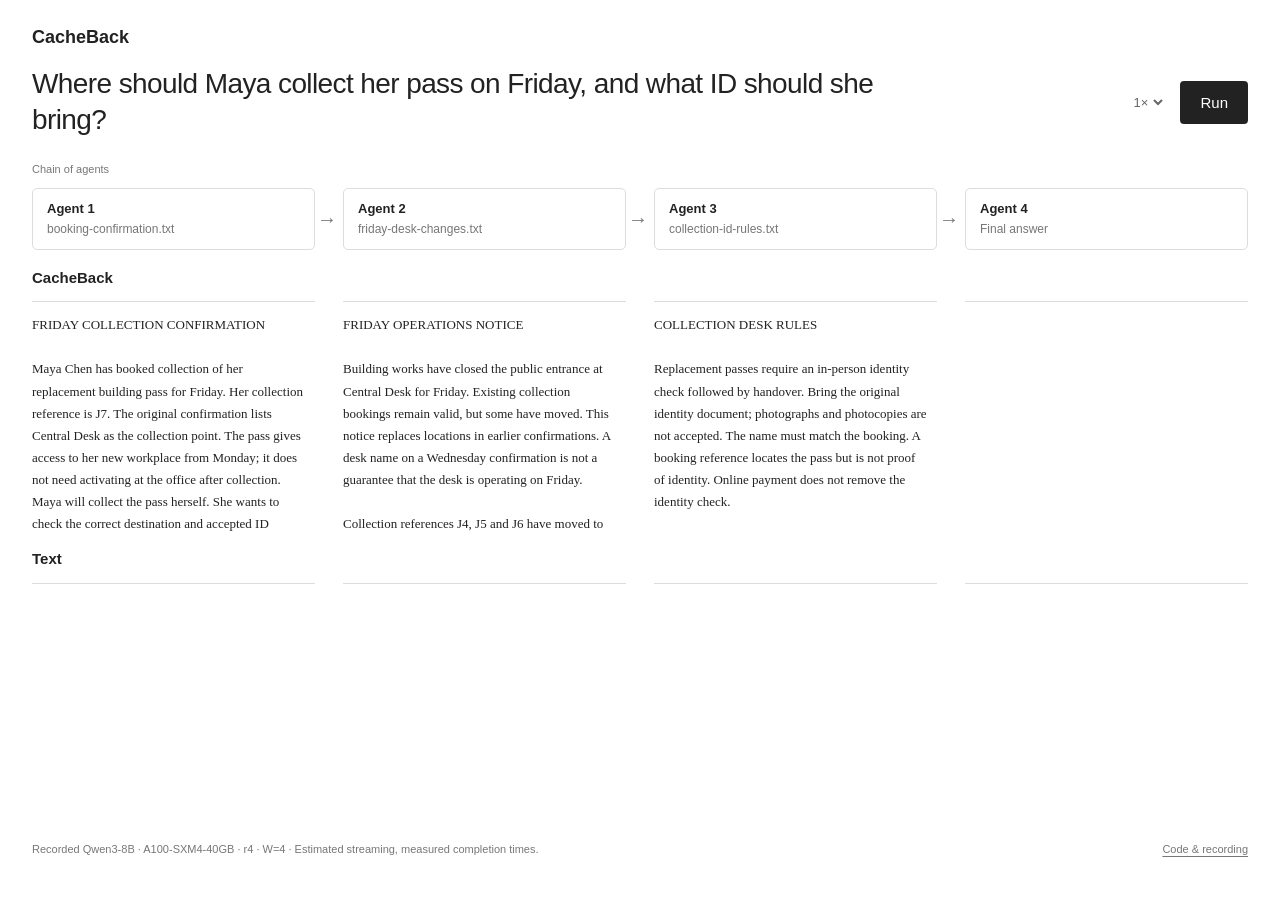
<file: demo/index.html>
<!doctype html>
<html lang="en">
<head>
  <meta charset="utf-8">
  <meta name="viewport" content="width=device-width, initial-scale=1">
  <meta name="color-scheme" content="light">
  <title>CacheBack | Booking relay</title>
  <style>
    * { box-sizing:border-box; }
    body { margin:0; background:#fff; color:#222; font:15px/1.55 -apple-system,BlinkMacSystemFont,"Segoe UI",sans-serif; }
    main { width:min(1320px,calc(100% - 64px)); margin:24px auto; }
    header { font-size:18px; font-weight:650; }
    .question { display:flex; align-items:center; justify-content:space-between; gap:24px; margin:14px 0 22px; }
    h1 { max-width:880px; margin:0; font-size:clamp(23px,3vw,28px); font-weight:500; letter-spacing:-.6px; line-height:1.3; }
    h2 { margin:0; font-size:15px; font-weight:600; }
    button,a { -webkit-tap-highlight-color:transparent; }
    button { font:inherit; cursor:pointer; border:0; border-radius:4px; background:#222; color:#fff; padding:10px 20px; white-space:nowrap; }
    button:disabled { cursor:default; opacity:.5; }
    .controls { display:flex; align-items:center; gap:14px; }
    #speed { font:inherit; font-size:13px; color:#666; border:0; background:transparent; padding:8px 2px; cursor:pointer; }
    #clear { background:none; color:#777; padding:8px 0; font-size:13px; }
    :focus-visible { outline:2px solid #222; outline-offset:5px; }
    .topology,.row { display:grid; grid-template-columns:repeat(4,minmax(0,1fr)); gap:28px; }
    .topology { margin:0 0 16px; padding:0; list-style:none; }
    .flow-label { margin:0 0 10px; color:#777; font-size:11px; }
    .topology li { position:relative; padding:10px 14px; border:1px solid #ddd; border-radius:5px; font-size:13px; }
    .topology li:not(:last-child)::after { content:"→"; position:absolute; right:-23px; top:50%; transform:translateY(-50%); font-size:20px; color:#777; }
    .topology strong { display:block; }
    .topology span { color:#777; font-size:12px; }
    .method { margin-top:16px; }
    .method-heading { display:flex; align-items:baseline; gap:14px; margin-bottom:12px; }
    .time { font-size:13px; color:#666; font-variant-numeric:tabular-nums; }
    .chunk { border-top:1px solid #ddd; padding:12px 10px 0 0; height:230px; overflow:auto; scrollbar-width:thin; white-space:pre-wrap; font-size:12px; line-height:1.7; overflow-wrap:anywhere; }
    .chunk::before { display:none; content:attr(data-agent); font:600 12px/1.5 -apple-system,BlinkMacSystemFont,"Segoe UI",sans-serif; white-space:normal; margin-bottom:12px; }
    .source { font-family:Georgia,"Times New Roman",serif; font-size:13px; }
    .answer { font-size:13px; }
    .answer-check { margin:14px 0 0; font-size:12px; font-weight:600; }
    strong { font-weight:600; }
    mark { color:inherit; background:linear-gradient(#bde8e3,#bde8e3) left/100% 100% no-repeat; box-decoration-break:clone; -webkit-box-decoration-break:clone; }
    .revealing mark { animation:highlight .18s ease-out both; }
    @keyframes highlight { from { background-size:0% 100%; } to { background-size:100% 100%; } }
    footer { display:flex; justify-content:space-between; gap:20px; margin-top:28px; font-size:11px; color:#777; }
    footer p { margin:0; }
    a { color:inherit; text-underline-offset:3px; }
    #error { color:#8e2b1d; }
    .sr-only { position:absolute; width:1px; height:1px; padding:0; margin:-1px; overflow:hidden; clip:rect(0,0,0,0); white-space:nowrap; border:0; }
    @media(max-width:800px) {
      main { width:calc(100% - 32px); margin:24px auto; }
      .question { align-items:flex-start; flex-direction:column; gap:18px; margin:24px 0; }
      .topology { display:none; }
      .row { grid-template-columns:repeat(2,minmax(0,1fr)); gap:24px; }
      .chunk::before { display:block; }
      .chunk { height:260px; }
      footer { flex-direction:column; gap:8px; }
    }
    @media(max-width:520px) { .row { grid-template-columns:1fr; } }
    @media(prefers-reduced-motion:reduce) { .revealing mark { animation:none; } }
  </style>
</head>
<body>
  <main>
    <header>CacheBack</header>
    <section class="question" aria-label="Recorded question">
      <h1 id="question">Where should Maya collect her pass on Friday, and what ID should she bring?</h1>
      <div class="controls">
        <select id="speed" aria-label="Playback speed" disabled>
          <option value="1">1×</option>
          <option value="2">2×</option>
          <option value="4">4×</option>
        </select>
        <button id="clear" type="button" hidden>Clear</button>
        <button id="play" type="button" disabled>Run</button>
      </div>
    </section>
    <p id="error" role="alert" hidden></p>
    <div class="flow" aria-label="Four-agent relay">
      <p class="flow-label">Chain of agents</p>
      <ol class="topology" aria-label="Agent topology">
        <li><strong>Agent 1</strong><span>booking-confirmation.txt</span></li>
        <li><strong>Agent 2</strong><span>friday-desk-changes.txt</span></li>
        <li><strong>Agent 3</strong><span>collection-id-rules.txt</span></li>
        <li><strong>Agent 4</strong><span>Final answer</span></li>
      </ol>
      <section class="method" aria-labelledby="rclc-title">
        <div class="method-heading"><h2 id="rclc-title">CacheBack</h2><span class="time" id="rclc-time"></span></div>
        <div class="row" id="rclc-row"></div>
      </section>
      <section class="method" aria-labelledby="text-title">
        <div class="method-heading"><h2 id="text-title">Text</h2><span class="time" id="text-time"></span></div>
        <div class="row" id="text-row"></div>
      </section>
    </div>
    <p class="sr-only" id="status" role="status" aria-live="polite"></p>
    <footer>
      <p><span id="run-info">Recorded replay</span> · <span id="timing-note">Estimated streaming, measured completion times.</span></p>
      <a href="https://github.com/agentcacheback/cacheback/tree/main/demo">Code &amp; recording</a>
    </footer>
  </main>
  <script>
    const $ = id => document.getElementById(id);
    const host = window.frameElement;
    if (host) {
      const main = document.querySelector("main");
      new ResizeObserver(() => {
        const bottomMargin = parseFloat(getComputedStyle(main).marginBottom);
        host.style.height = `${Math.ceil(main.offsetTop + main.offsetHeight + bottomMargin) + 1}px`;
      }).observe(main);
    }
    let trace, playing = false, frame;
    const phases = {rclc:0, text:0};
    const reviewedAnswer = 'Maya should collect her pass at **Harbour Hub** on Friday, and she should bring a **passport** as her ID.\n\n**Evidence:**\n- "Reference J7 has moved to Harbour Hub."\n- "Harbour Hub requires a passport for replacement building pass collections."';

    function element(tag, text) {
      const node = document.createElement(tag);
      if (text !== undefined) node.textContent = text;
      return node;
    }

    function segments(source, indices) {
      const chars = Array.from(source.text), mask = Array(chars.length).fill(false);
      for (const index of indices) {
        const [start, end] = source.offsets[index];
        for (let i = start; i < end; i++) mask[i] = true;
      }
      const result = [];
      for (let start = 0; start < chars.length;) {
        let end = start + 1;
        while (end < chars.length && mask[end] === mask[start]) end++;
        result.push({text:chars.slice(start, end).join(""), selected:mask[start]});
        start = end;
      }
      return result;
    }

    function prose(container, text, fraction = 1) {
      const parts = text.split(/(\*\*[^*\n]+\*\*)/g).map(part => {
        const bold = part.startsWith("**") && part.endsWith("**");
        return {bold, chars:Array.from(bold ? part.slice(2, -2) : part)};
      });
      let remaining = Math.floor(parts.reduce((n, part) => n + part.chars.length, 0) * fraction);
      if (container.dataset.characters === String(remaining)) return;
      container.dataset.characters = String(remaining); container.replaceChildren();
      for (const part of parts) {
        const chars = part.chars.slice(0, remaining); remaining -= chars.length;
        if (chars.length) container.append(element(part.bold ? "strong" : "span", chars.join("")));
      }
    }

    function render(method) {
      const phase = phases[method], recorded = trace.cases[0], selected = trace.sources.map(() => []);
      if (method === "rclc" && phase) for (const [source, token] of recorded.rclc.hops[Math.min(phase,3) - 1].origins) selected[source].push(token);
      const row = $(`${method}-row`), scroll = [...row.children].map(node => node.scrollTop);
      row.replaceChildren();
      trace.sources.forEach((source, i) => {
        const chunk = element("div"); chunk.className = "chunk";
        const name = document.querySelectorAll(".topology li span")[i].textContent;
        chunk.dataset.agent = `Agent ${i + 1} · ${name}`;
        chunk.tabIndex = 0; chunk.setAttribute("aria-label", `${method === "rclc" ? "Source document" : "Text handoff"} ${i + 1}: ${name}`);
        if (method === "rclc") {
          chunk.classList.add("source");
          chunk.classList.toggle("revealing", playing && phase === i + 1);
          for (const piece of segments(source, selected[i])) chunk.append(element(piece.selected ? "mark" : "span", piece.text));
        } else if (phase > i) {
          const message = recorded.text.hops[i].message;
          prose(chunk, message.text || "(empty handoff)");
          if (message.stop === "limit") chunk.append(element("p", "Handoff reached its token limit."));
        }
        row.append(chunk);
        chunk.scrollTop = method === "text" && phase === i + 1 ? chunk.scrollHeight : scroll[i] || 0;
      });
      const answer = element("div"); answer.className = "chunk answer";
      answer.dataset.agent = "Agent 4 · Final answer";
      answer.tabIndex = 0; answer.setAttribute("aria-label", `${method === "rclc" ? "CacheBack" : "Text"} final answer`);
      if (phase === 4) {
        prose(answer, recorded[method].answer.text || "(empty answer)");
        if (recorded[method].answer.stop === "limit") answer.append(element("p", "Answer reached its token limit."));
        if (method === "rclc" && recorded.question === "Where should Maya collect her pass on Friday, and what ID should she bring?" && recorded.rclc.answer.text === reviewedAnswer) {
          const check = element("p", "✓ Harbour Hub · Passport");
          check.className = "answer-check"; answer.append(check);
        }
      }
      row.append(answer); answer.scrollTop = phase === 4 ? answer.scrollHeight : scroll[3] || 0;
      $(`${method}-time`).textContent = phase === 4 ? `${recorded[method].seconds.toFixed(2)} s` : "";
      $("status").textContent = `${method === "rclc" ? "CacheBack" : "Text"}: ${phase === 4 ? "final answer received." : `${phase} of 3 handoffs received.`}`;
    }

    function play() {
      if (playing || !trace) return;
      playing = true; $("play").disabled = $("speed").disabled = true;
      $("clear").hidden = false;
      const speed = Number($("speed").value), deadlines = {};
      for (const method of ["rclc", "text"]) {
        const run = trace.cases[0][method];
        let elapsed = 0;
        deadlines[method] = [...run.hops.map(hop => elapsed += hop.seconds * 1000), run.seconds * 1000];
        phases[method] = 0; render(method);
      }
      let start;
      function advance(now) {
        start ??= now;
        const elapsed = (now - start) * speed;
        for (const method of ["rclc", "text"]) {
          const phase = deadlines[method].filter(ms => elapsed >= ms).length;
          if (phase !== phases[method]) { phases[method] = phase; render(method); }
          if (phase < 4) {
            $(`${method}-time`).textContent = `${(elapsed / 1000).toFixed(2)} s`;
            if (method === "text" || phase === 3) {
              const begin = phase ? deadlines[method][phase - 1] : 0;
              const message = phase === 3 ? trace.cases[0][method].answer : trace.cases[0].text.hops[phase].message;
              const chunk = $(`${method}-row`).children[phase];
              prose(chunk, message.text, (elapsed - begin) / (deadlines[method][phase] - begin));
              chunk.scrollTop = chunk.scrollHeight;
            }
          }
        }
        if (phases.rclc < 4 || phases.text < 4) frame = requestAnimationFrame(advance);
        else {
          playing = false; $("play").disabled = $("speed").disabled = false;
          $("play").textContent = "Replay";
        }
      }
      frame = requestAnimationFrame(advance);
    }
    $("play").addEventListener("click", play);
    $("clear").addEventListener("click", () => {
      cancelAnimationFrame(frame); playing = false;
      for (const method of ["rclc", "text"]) {
        phases[method] = 0; render(method);
        for (const chunk of $(`${method}-row`).children) chunk.scrollTop = 0;
      }
      $("play").disabled = $("speed").disabled = false;
      $("play").textContent = "Run"; $("clear").hidden = true;
      $("play").focus();
    });
    $("speed").addEventListener("change", () => {
      $("timing-note").textContent = `${$("speed").value === "1" ? "" : `Playback ${$("speed").value}×. `}Estimated streaming, measured completion times.`;
    });

    async function load() {
      try {
        const response = await fetch("trace-w4.json");
        if (!response.ok) throw new Error(`Recording unavailable (${response.status}).`);
        trace = await response.json();
        if (trace.schema !== 2 || trace.span_size !== 4 || trace.sources.length !== 3 || !trace.cases.length) throw new Error("Expected a W=4 three-handoff recording.");
        $("question").textContent = trace.cases[0].question;
        const hardware = trace.run.device.startsWith("cuda") ? trace.run.gpu.replace("NVIDIA ", "") : "CPU";
        $("run-info").textContent = `Recorded ${trace.run.model.split("/").pop()} · ${hardware} · r${trace.ratio} · W=4${trace.complete === false ? " · Partial recording" : ""}`;
        render("rclc"); render("text"); $("play").disabled = $("speed").disabled = false;
      } catch (error) {
        $("error").hidden = false;
        $("error").textContent = `${error.message} Serve this folder with python -m http.server.`;
      }
    }
    load();
  </script>
</body>
</html>
</file>
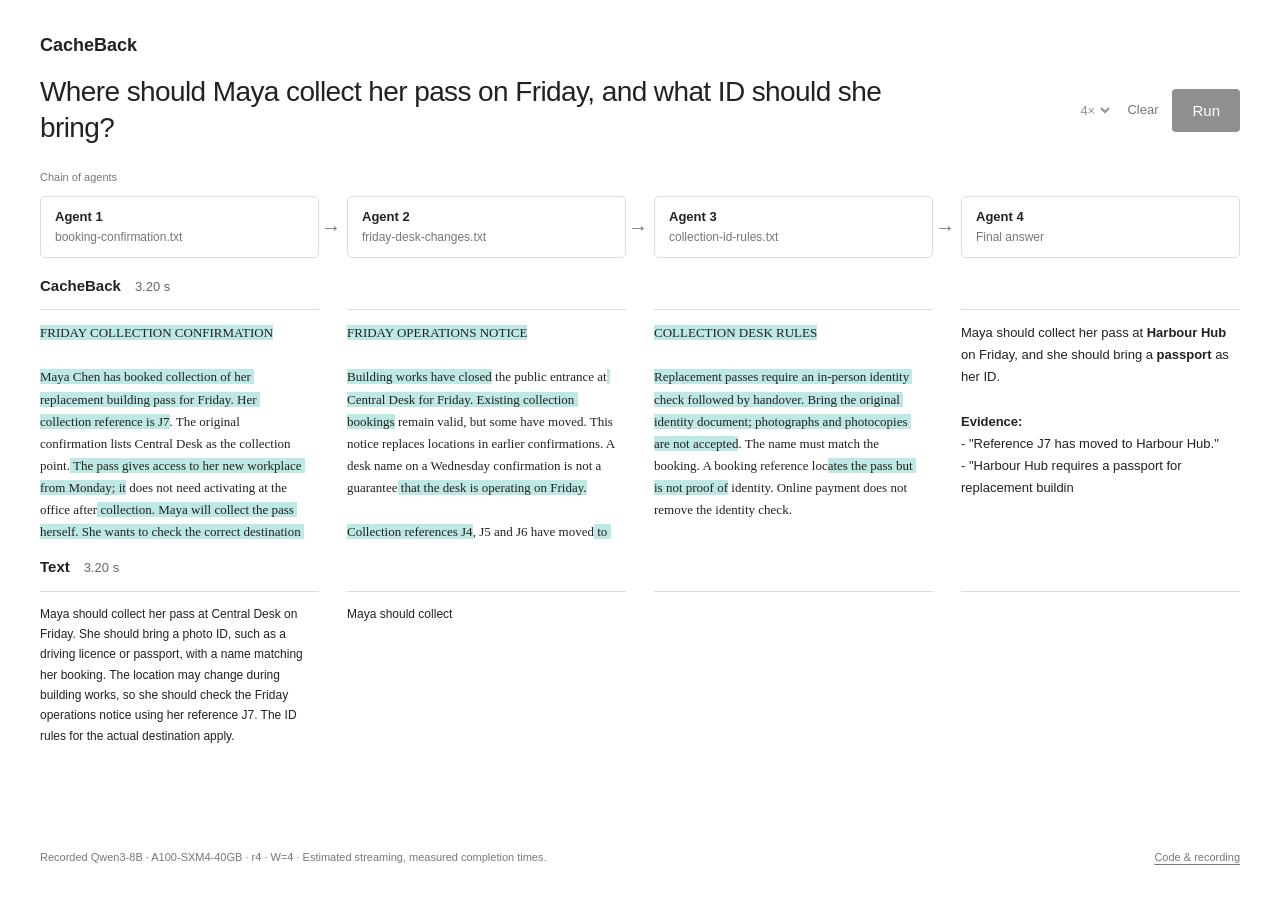
<file: tests/demo.html>
<!doctype html>
<html lang="en">
<meta charset="utf-8">
<title>Demo replay check</title>
<p id="result" hidden></p>
<iframe title="Demo under test" style="width:100%;height:900px;border:0"></iframe>
<script type="module">
  const frame = document.querySelector("iframe"), result = document.querySelector("#result");
  const assert = (value, message) => { if (!value) throw new Error(message); };
  const plain = text => text.replace(/\*\*([^*\n]+)\*\*/g, "$1");
  try {
    await new Promise(resolve => { frame.onload = resolve; frame.src = "../demo/index.html"; });
    const win = frame.contentWindow, doc = frame.contentDocument;
    const play = doc.querySelector("#play"), speed = doc.querySelector("#speed"), clear = doc.querySelector("#clear");
    await new Promise((resolve, reject) => {
      const timeout = setTimeout(() => { observer.disconnect(); reject(new Error("Demo did not load")); }, 5000);
      const observer = new MutationObserver(() => {
        if (!play.disabled) { clearTimeout(timeout); observer.disconnect(); resolve(); }
      });
      observer.observe(play, {attributes:true});
      if (!play.disabled) { clearTimeout(timeout); observer.disconnect(); resolve(); }
    });
    const trace = await (await fetch("../demo/trace-w4.json")).json(), recorded = trace.cases[0];
    const style = doc.createElement("style");
    style.textContent = ".chunk:not(.source) {height:48px}"; doc.head.append(style);
    let next;
    win.requestAnimationFrame = callback => { next = callback; return 1; };
    win.cancelAnimationFrame = () => { next = null; };
    Object.defineProperty(win.performance, "now", {value:() => 10000});
    assert(doc.querySelectorAll("button").length === 2 && [...speed.options].map(option => option.value).join() === "1,2,4", "Only playback, clear and speed controls");
    assert(speed.value === "1", "Recorded speed is the default");
    assert(doc.querySelectorAll(".topology li").length === 4, "Four-agent topology");
    for (const rate of [1, 2, 4, 1]) {
      speed.value = String(rate); speed.dispatchEvent(new win.Event("change"));
      const ends = {};
      for (const method of ["rclc", "text"]) {
        let sum = 0;
        ends[method] = recorded[method].hops.map(hop => (sum += hop.seconds) * 1000).concat(recorded[method].seconds * 1000).map(ms => ms / rate);
      }
      const samples = [0, ...Object.values(ends).flatMap(times => times.flatMap((end, i) => [Math.max(0,end - 1),end + 1,(end + (times[i - 1] || 0)) / 2]))].sort((a,b) => a-b);
      next = null; play.click();
      for (const elapsed of samples) {
        if (next) { const tick = next; next = null; tick(elapsed); }
        for (const method of ["rclc", "text"]) {
          const row = doc.querySelector(`#${method}-row`), run = recorded[method];
          const complete = ends[method].filter(end => elapsed >= end).length;
          assert(Number.parseFloat(doc.querySelector(`#${method}-time`).textContent) >= 0, "Playback uses one animation clock, even when performance.now has a different origin");
          assert(row.children.length === 4, "All chunks remain visible");
          if (method === "rclc") {
            trace.sources.forEach((source,i) => assert(row.children[i].textContent === source.text, "Source text is unchanged"));
            assert(Boolean(row.querySelector("mark")) === (complete > 0), "Highlights start at the recorded handoff");
          }
          for (let i = method === "rclc" ? 3 : 0; i < 4; i++) {
            const message = i === 3 ? run.answer : run.hops[i].message;
            const output = row.children[i].textContent, expected = plain(message.text);
            if (complete > i) assert(output.startsWith(expected), "Completed output matches recording");
            else if (complete === i) {
              assert(expected.startsWith(output), "Streaming is a verbatim prefix");
              if (elapsed > (ends[method][i - 1] || 0) + 1) assert(output.length > 0 && output.length < expected.length, "Text streams before completion");
            } else assert(output === "", "Future output stays hidden");
            const chunk = row.children[i];
            assert(Math.abs(chunk.scrollHeight - chunk.clientHeight - chunk.scrollTop) <= 1, "Generated text follows the newest line through completion");
          }
          if (complete === 4) assert(doc.querySelector(`#${method}-time`).textContent === `${run.seconds.toFixed(2)} s`, "Measured total time");
        }
        const finished = Object.values(ends).every(times => elapsed >= times[3]);
        assert(play.disabled !== finished && speed.disabled !== finished, "Controls unlock only after both methods finish");
      }
      assert(play.textContent === "Replay", "Replay is available");
    }
    assert(doc.querySelectorAll(".answer-check").length === 1 && doc.querySelector("#rclc-row .answer-check").textContent === "✓ Harbour Hub · Passport", "Reviewed answer has its factual marker only on RCLC");
    play.click(); next(250); clear.click();
    assert(!next && !play.disabled && !speed.disabled && clear.hidden, "Clear cancels playback and restores controls");
    assert(!doc.querySelector("mark") && !doc.querySelector("#text-row").textContent && !doc.querySelector(".answer").textContent, "Clear removes all output and highlights");
    assert([...doc.querySelectorAll(".time")].every(node => !node.textContent) && play.textContent === "Run", "Clear resets clocks");
    frame.style.width = "390px";
    await new Promise(resolve => requestAnimationFrame(() => requestAnimationFrame(resolve)));
    assert(doc.documentElement.scrollWidth === doc.documentElement.clientWidth, "Mobile page fits its viewport");
    assert(doc.querySelector(".flow").scrollWidth === doc.querySelector(".flow").clientWidth, "Mobile relay fits without horizontal scrolling");
    assert(doc.documentElement.scrollHeight <= win.innerHeight, "Embedded replay grows without a vertical frame scrollbar");
    assert([...doc.querySelectorAll(".chunk")].every(node => node.dataset.agent.startsWith("Agent ")), "Stacked cards retain agent labels");
    frame.style.width = "100%";
    await new Promise(resolve => requestAnimationFrame(() => requestAnimationFrame(resolve)));
    assert(doc.documentElement.scrollHeight <= win.innerHeight, "Embedded replay shrinks back to desktop content height");
    await new Promise(resolve => { frame.onload = resolve; win.location.reload(); });
    const live = frame.contentDocument, livePlay = live.querySelector("#play");
    await new Promise(resolve => {
      const observer = new MutationObserver(() => {
        if (!livePlay.disabled) { observer.disconnect(); resolve(); }
      });
      observer.observe(livePlay, {attributes:true});
      if (!livePlay.disabled) { observer.disconnect(); resolve(); }
    });
    live.querySelector("#speed").value = "4"; livePlay.click();
    await new Promise(resolve => setTimeout(resolve, Math.max(recorded.rclc.seconds, recorded.text.seconds) * 250 + 1000));
    assert(!livePlay.disabled && livePlay.textContent === "Replay", "Native animation clock completes playback after testing");
    for (const method of ["rclc", "text"]) assert(live.querySelector(`#${method}-row .answer`).textContent.startsWith(plain(recorded[method].answer.text)), "Real-time playback reaches both full answers");
    live.querySelector("#clear").click(); live.querySelector("#speed").value = "1";
    const page = await (await fetch("../demo/index.html")).text();
    for (const change of ["answer", "question"]) {
      const altered = structuredClone(trace);
      if (change === "answer") altered.cases[0].rclc.answer.text = "Maya should go to Central Desk.";
      else altered.cases[0].question = "Where should someone else collect a pass?";
      const url = URL.createObjectURL(new Blob([JSON.stringify(altered)], {type:"application/json"}));
      await new Promise(resolve => { frame.onload = resolve; frame.srcdoc = page.replace('"trace-w4.json"', JSON.stringify(url)); });
      const changed = frame.contentDocument, changedPlay = changed.querySelector("#play");
      await new Promise((resolve, reject) => {
        const timeout = setTimeout(() => { observer.disconnect(); reject(new Error("Altered recording did not load")); }, 5000);
        const observer = new MutationObserver(() => {
          if (!changedPlay.disabled) { clearTimeout(timeout); observer.disconnect(); resolve(); }
        });
        observer.observe(changedPlay, {attributes:true});
        if (!changedPlay.disabled) { clearTimeout(timeout); observer.disconnect(); resolve(); }
      });
      frame.contentWindow.requestAnimationFrame = callback => { next = callback; return 1; };
      changedPlay.click(); next(0); next(Math.max(recorded.rclc.seconds, recorded.text.seconds) * 1000 + 1000);
      assert(!changed.querySelector(".answer-check"), "Unreviewed recordings are not labelled correct");
      URL.revokeObjectURL(url);
    }
    await new Promise(resolve => { frame.onload = resolve; frame.removeAttribute("srcdoc"); frame.src = `../index.html?check=${Date.now()}`; });
    const home = frame.contentDocument, disclosure = home.querySelector(".demo-replay");
    const replay = home.querySelector("#flagship-demo");
    await new Promise(resolve => {
      replay.onload = resolve; replay.loading = "eager"; disclosure.open = true;
    });
    for (const width of [1280, 390, 1280]) {
      frame.style.width = `${width}px`;
      for (const open of [false, true]) {
        disclosure.open = open;
        await new Promise(resolve => requestAnimationFrame(() => requestAnimationFrame(resolve)));
      }
      const inside = replay.contentDocument, view = replay.contentWindow;
      assert(inside.documentElement.scrollHeight <= view.innerHeight, "Actual homepage fits the full replay height without suppressing overflow");
      assert(inside.querySelector("footer").getBoundingClientRect().bottom <= view.innerHeight, "Replay footer is inside the frame after resizing and reopening");
      assert(inside.documentElement.scrollWidth <= view.innerWidth, "Actual homepage replay has no horizontal overflow");
      assert(!["hidden", "clip"].includes(view.getComputedStyle(inside.documentElement).overflowY), "Unexpected overflow remains accessible rather than clipped");
      assert(view.getComputedStyle(inside.querySelector(".chunk")).overflowY === "auto", "Document panes remain scrollable");
    }
    document.title = "Replay check passed";
  } catch (error) {
    result.hidden = false; result.textContent = `FAIL: ${error.message}`;
    document.title = "Replay check failed"; throw error;
  }
</script>
</html>
</file>
